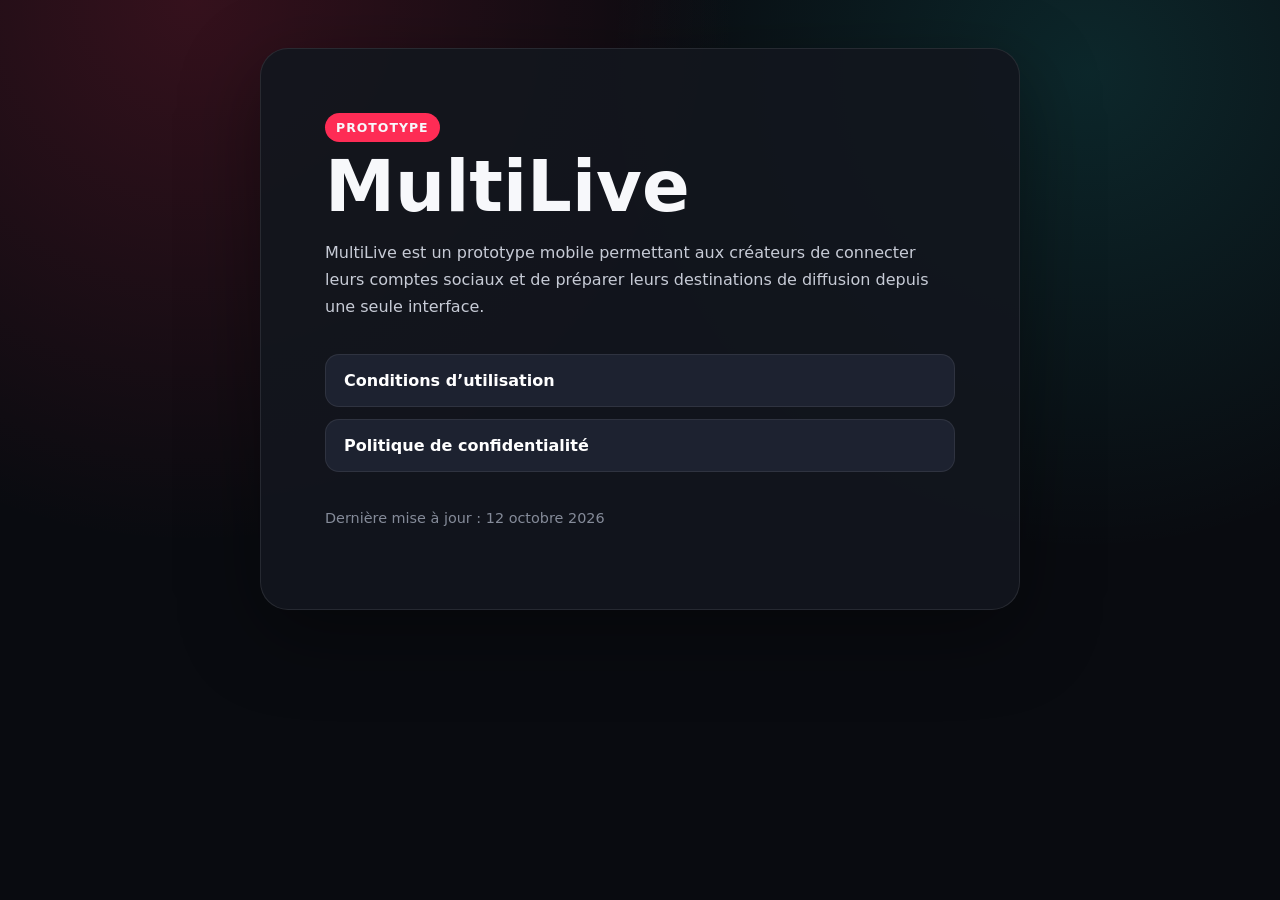
<file: index.html>
<!doctype html>
<html lang="fr">
<head>
  <meta charset="utf-8">
  <meta name="viewport" content="width=device-width,initial-scale=1">
  <title>MultiLive — Informations légales</title>
  <meta name="description" content="Pages légales officielles du prototype MultiLive.">
  <link rel="stylesheet" href="styles.css">
</head>
<body>
  <main class="card">
    <span class="badge">Prototype</span>
    <h1>MultiLive</h1>
    <p>MultiLive est un prototype mobile permettant aux créateurs de connecter leurs comptes sociaux et de préparer leurs destinations de diffusion depuis une seule interface.</p>
    <nav>
      <a href="terms.html">Conditions d’utilisation</a>
      <a href="privacy.html">Politique de confidentialité</a>
    </nav>
    <p class="muted">Dernière mise à jour : 12 octobre 2026</p>
  </main>
</body>
</html>
</file>
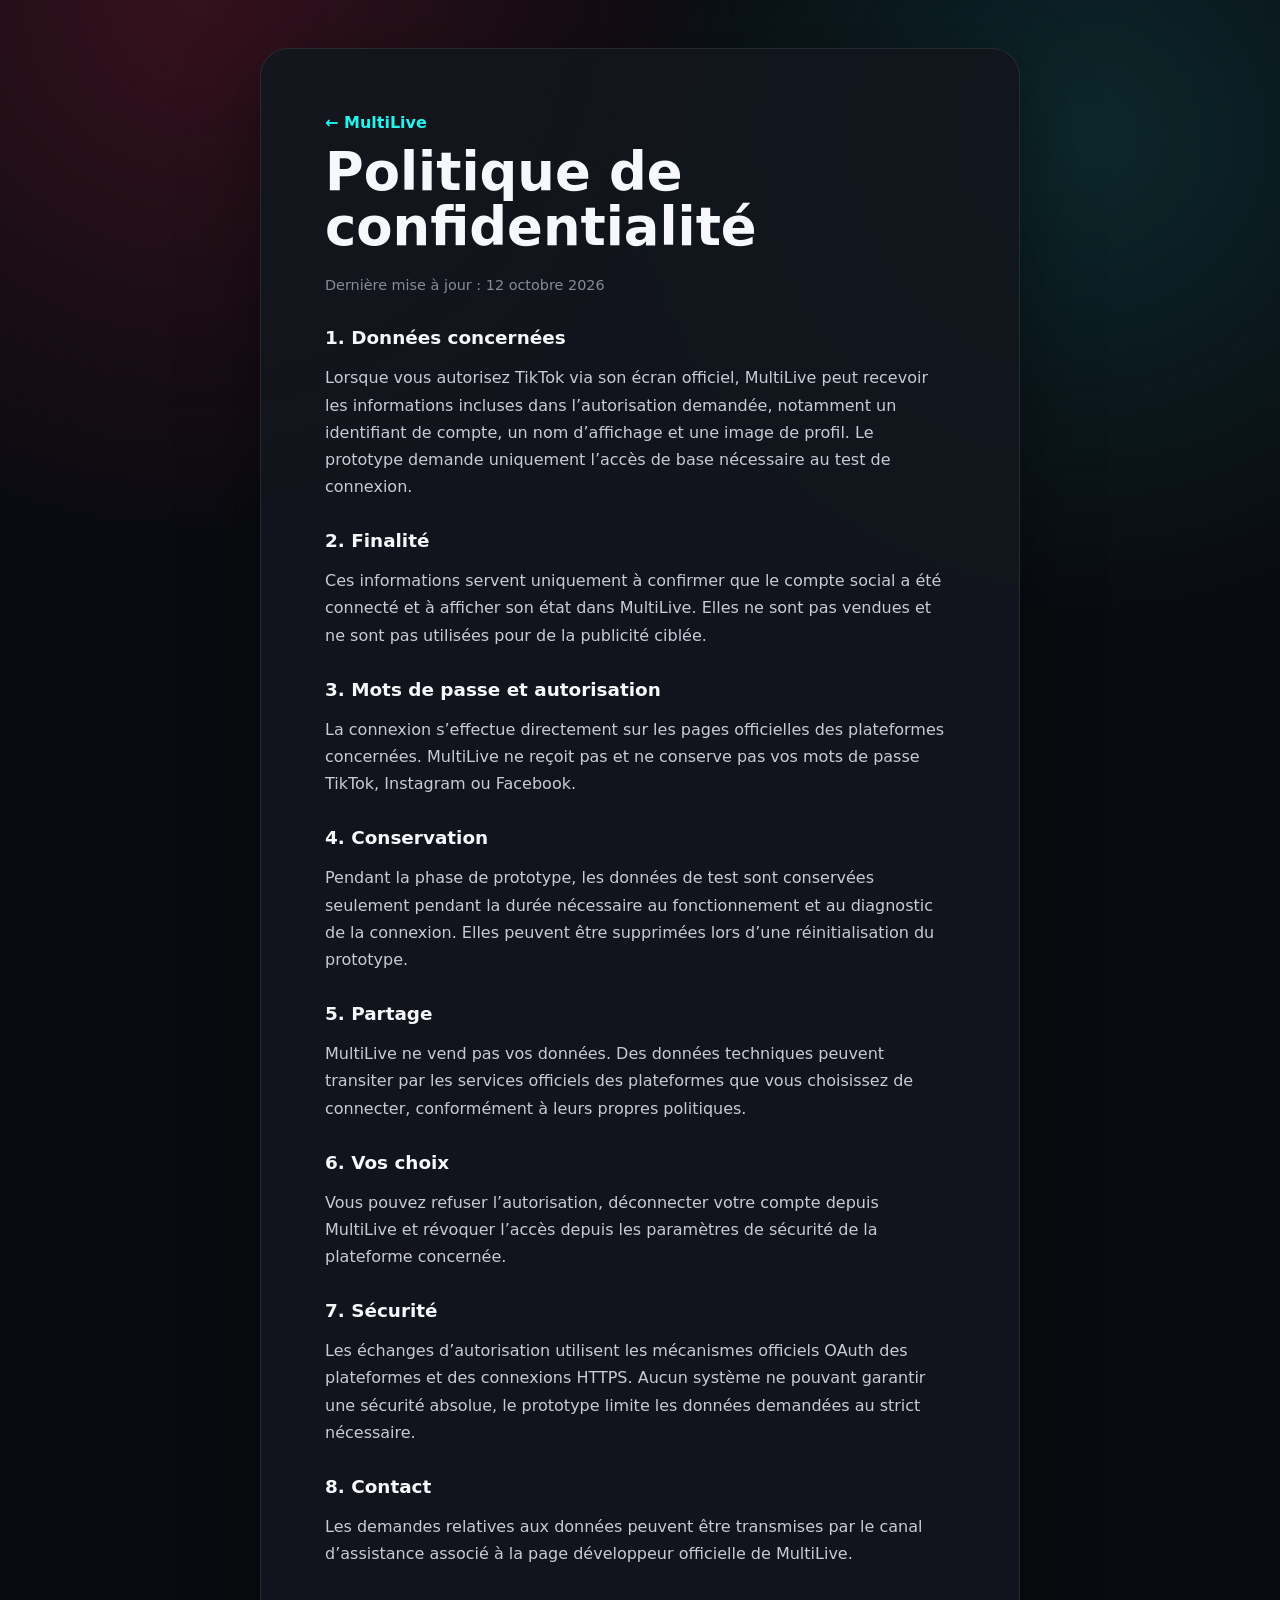
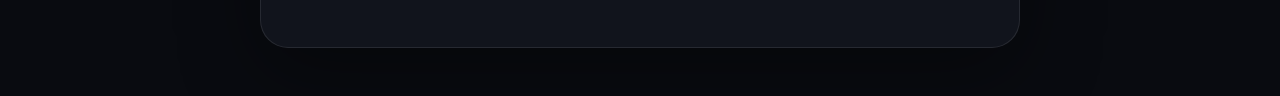
<file: privacy.html>
<!doctype html>
<html lang="fr">
<head>
  <meta charset="utf-8">
  <meta name="viewport" content="width=device-width,initial-scale=1">
  <title>Politique de confidentialité — MultiLive</title>
  <meta name="description" content="Politique de confidentialité du prototype MultiLive.">
  <link rel="stylesheet" href="styles.css">
</head>
<body>
  <main class="card policy">
    <a class="back" href="index.html">← MultiLive</a>
    <h1>Politique de confidentialité</h1>
    <p class="muted">Dernière mise à jour : 12 octobre 2026</p>

    <h2>1. Données concernées</h2>
    <p>Lorsque vous autorisez TikTok via son écran officiel, MultiLive peut recevoir les informations incluses dans l’autorisation demandée, notamment un identifiant de compte, un nom d’affichage et une image de profil. Le prototype demande uniquement l’accès de base nécessaire au test de connexion.</p>

    <h2>2. Finalité</h2>
    <p>Ces informations servent uniquement à confirmer que le compte social a été connecté et à afficher son état dans MultiLive. Elles ne sont pas vendues et ne sont pas utilisées pour de la publicité ciblée.</p>

    <h2>3. Mots de passe et autorisation</h2>
    <p>La connexion s’effectue directement sur les pages officielles des plateformes concernées. MultiLive ne reçoit pas et ne conserve pas vos mots de passe TikTok, Instagram ou Facebook.</p>

    <h2>4. Conservation</h2>
    <p>Pendant la phase de prototype, les données de test sont conservées seulement pendant la durée nécessaire au fonctionnement et au diagnostic de la connexion. Elles peuvent être supprimées lors d’une réinitialisation du prototype.</p>

    <h2>5. Partage</h2>
    <p>MultiLive ne vend pas vos données. Des données techniques peuvent transiter par les services officiels des plateformes que vous choisissez de connecter, conformément à leurs propres politiques.</p>

    <h2>6. Vos choix</h2>
    <p>Vous pouvez refuser l’autorisation, déconnecter votre compte depuis MultiLive et révoquer l’accès depuis les paramètres de sécurité de la plateforme concernée.</p>

    <h2>7. Sécurité</h2>
    <p>Les échanges d’autorisation utilisent les mécanismes officiels OAuth des plateformes et des connexions HTTPS. Aucun système ne pouvant garantir une sécurité absolue, le prototype limite les données demandées au strict nécessaire.</p>

    <h2>8. Contact</h2>
    <p>Les demandes relatives aux données peuvent être transmises par le canal d’assistance associé à la page développeur officielle de MultiLive.</p>
  </main>
</body>
</html>
</file>
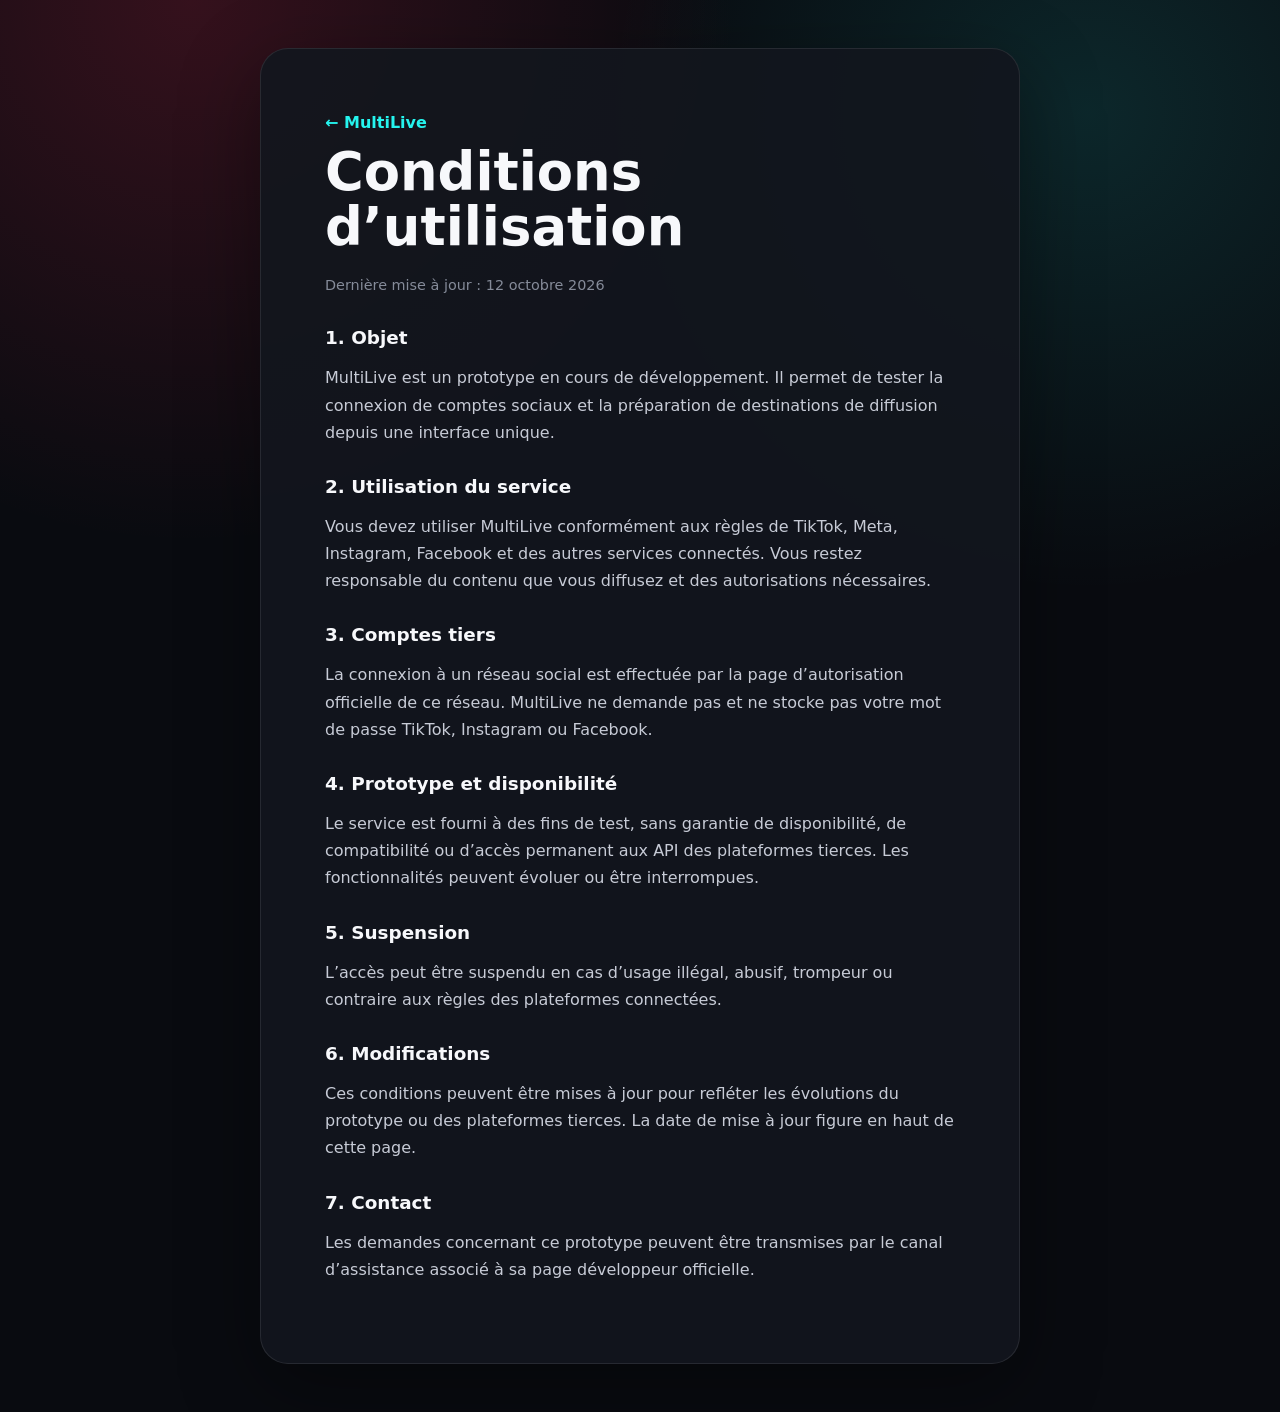
<file: terms.html>
<!doctype html>
<html lang="fr">
<head>
  <meta charset="utf-8">
  <meta name="viewport" content="width=device-width,initial-scale=1">
  <title>Conditions d’utilisation — MultiLive</title>
  <meta name="description" content="Conditions d’utilisation du prototype MultiLive.">
  <link rel="stylesheet" href="styles.css">
</head>
<body>
  <main class="card policy">
    <a class="back" href="index.html">← MultiLive</a>
    <h1>Conditions d’utilisation</h1>
    <p class="muted">Dernière mise à jour : 12 octobre 2026</p>

    <h2>1. Objet</h2>
    <p>MultiLive est un prototype en cours de développement. Il permet de tester la connexion de comptes sociaux et la préparation de destinations de diffusion depuis une interface unique.</p>

    <h2>2. Utilisation du service</h2>
    <p>Vous devez utiliser MultiLive conformément aux règles de TikTok, Meta, Instagram, Facebook et des autres services connectés. Vous restez responsable du contenu que vous diffusez et des autorisations nécessaires.</p>

    <h2>3. Comptes tiers</h2>
    <p>La connexion à un réseau social est effectuée par la page d’autorisation officielle de ce réseau. MultiLive ne demande pas et ne stocke pas votre mot de passe TikTok, Instagram ou Facebook.</p>

    <h2>4. Prototype et disponibilité</h2>
    <p>Le service est fourni à des fins de test, sans garantie de disponibilité, de compatibilité ou d’accès permanent aux API des plateformes tierces. Les fonctionnalités peuvent évoluer ou être interrompues.</p>

    <h2>5. Suspension</h2>
    <p>L’accès peut être suspendu en cas d’usage illégal, abusif, trompeur ou contraire aux règles des plateformes connectées.</p>

    <h2>6. Modifications</h2>
    <p>Ces conditions peuvent être mises à jour pour refléter les évolutions du prototype ou des plateformes tierces. La date de mise à jour figure en haut de cette page.</p>

    <h2>7. Contact</h2>
    <p>Les demandes concernant ce prototype peuvent être transmises par le canal d’assistance associé à sa page développeur officielle.</p>
  </main>
</body>
</html>
</file>
<file: styles.css>
:root {
  color-scheme: dark;
  font-family: Inter, ui-sans-serif, system-ui, -apple-system, BlinkMacSystemFont, "Segoe UI", sans-serif;
  background: #090b10;
  color: #f7f8fb;
}

* { box-sizing: border-box; }

body {
  margin: 0;
  min-height: 100vh;
  padding: 48px 20px;
  background:
    radial-gradient(circle at 15% 0%, rgba(254, 44, 85, .18), transparent 34rem),
    radial-gradient(circle at 85% 8%, rgba(37, 244, 238, .12), transparent 30rem),
    #090b10;
}

.card {
  width: min(760px, 100%);
  margin: 0 auto;
  padding: clamp(28px, 6vw, 64px);
  background: rgba(19, 22, 30, .92);
  border: 1px solid rgba(255, 255, 255, .09);
  border-radius: 28px;
  box-shadow: 0 24px 80px rgba(0, 0, 0, .38);
}

h1 { margin: 12px 0 18px; font-size: clamp(2.2rem, 8vw, 4.4rem); line-height: .95; }
h2 { margin: 30px 0 8px; font-size: 1.15rem; }
p { color: #c7cbd6; line-height: 1.7; }
.policy h1 { font-size: clamp(2rem, 6vw, 3.3rem); line-height: 1.05; }
.badge { display: inline-block; padding: 7px 11px; border-radius: 999px; background: #fe2c55; font-size: .78rem; font-weight: 800; text-transform: uppercase; letter-spacing: .08em; }
.muted { color: #858b99; font-size: .9rem; }
.back { color: #25f4ee; text-decoration: none; font-weight: 700; }
nav { display: grid; gap: 12px; margin: 34px 0; }
nav a { padding: 16px 18px; color: #fff; text-decoration: none; font-weight: 750; background: #1d2230; border: 1px solid rgba(255,255,255,.08); border-radius: 14px; }
nav a:hover { border-color: #25f4ee; transform: translateY(-1px); }
</file>
